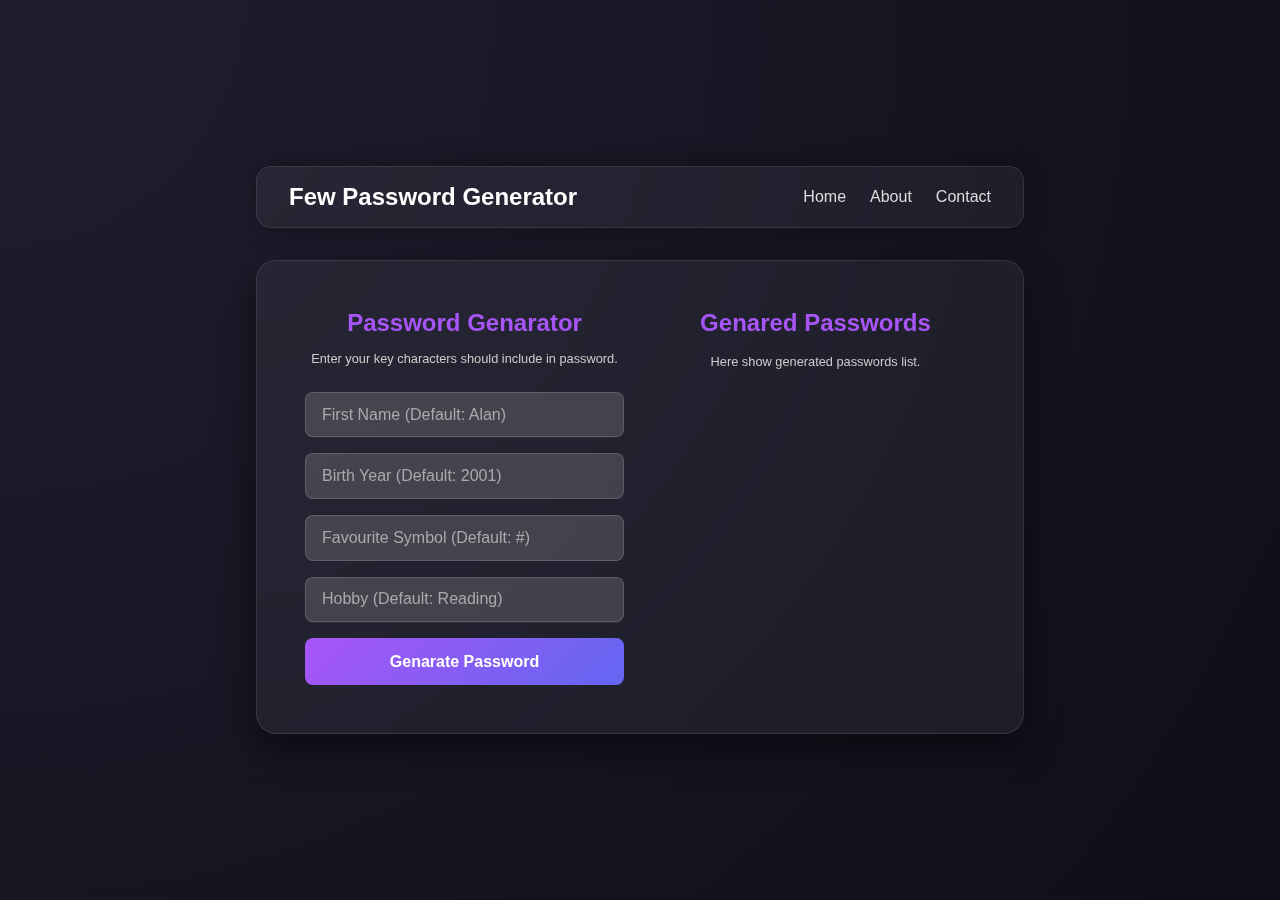
<file: index.html>
<!DOCTYPE html>
<html lang="en">
<head>
    <meta charset="UTF-8">
    <meta name="viewport" content="width=device-width, initial-scale=1.0">
    <title>Few Password Generator</title>
    <link rel="stylesheet" href="styles.css">
</head>
<body>
    <header>
        <!-- Navigation Bar -->
        <nav>
            <h1>Few Password Generator</h1>
            <ul>
                <li><a href="index.html">Home</a></li>
                <li><a href="pages/about.html">About</a></li>
                <li><a href="contact.html">Contact</a></li>
            </ul>
        </nav>
        <!-- Hero Section -->
        <section class="hero">
            <!-- Left section contain user input -->
            <div class="left">
                <h2>Password Genarator</h2>
                <p>Enter your key characters should include in password.</p>
                <form id="">
                    <input type="text" id="name" placeholder="First Name (Default: Alan)">
                    <input type="number" id="birthyear" placeholder="Birth Year (Default: 2001)" min="1950" max="2025">
                    <input type="text" id="symbol" placeholder="Favourite Symbol (Default: #)">
                    <input type="text" id="hobby" placeholder="Hobby (Default: Reading)">
                    <button type="button" onclick="generatePassword()">Genarate Password</button>
                </form>
            </div>

            <!-- Right section contain output -->
            <div class="right">
                <h2>Genared Passwords</h2>
                <p>Here show generated passwords list.</p>
                <ul class="output"></ul>
            </div>
        </section>
    </header>

    <!-- Import JavaScript File -->
    <script src="function.js"></script>
</body>
</html>
</file>
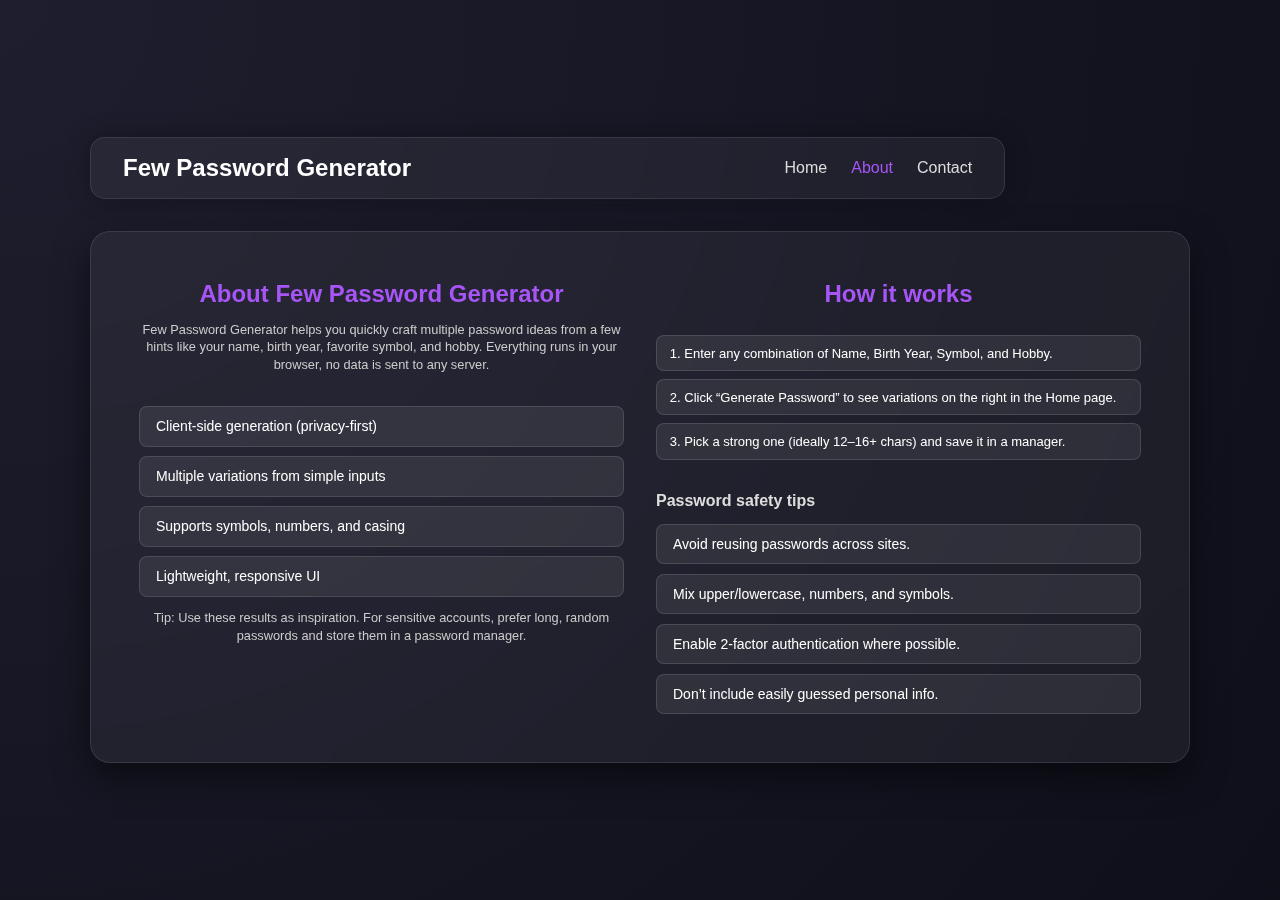
<file: pages/about.html>
<!DOCTYPE html>
<html lang="en">
<head>
  <meta charset="UTF-8" />
  <meta name="viewport" content="width=device-width, initial-scale=1.0"/>
  <title>About • Few Password Generator</title>
  <link rel="stylesheet" href="../styles.css"/>
  <link rel="stylesheet" href="../styles/about.css"/>
</head>
<body>
  <header>
    <!-- Navigation Bar -->
    <nav>
      <h1>Few Password Generator</h1>
      <ul>
        <li><a href="../index.html">Home</a></li>
        <li><a class="active" aria-current="page" href="about.html">About</a></li>
        <li><a href="contact.html">Contact</a></li>
      </ul>
    </nav>

    <!-- About Content -->
    <section class="hero">
      <!-- Left: About -->
      <div class="left">
        <h2>About Few Password Generator</h2>
        <p class="about-intro">
          Few Password Generator helps you quickly craft multiple password ideas from a few hints
          like your name, birth year, favorite symbol, and hobby. Everything runs in your browser, 
          no data is sent to any server.
        </p>

        <ul class="card-list">
          <li>Client‑side generation (privacy‑first)</li>
          <li>Multiple variations from simple inputs</li>
          <li>Supports symbols, numbers, and casing</li>
          <li>Lightweight, responsive UI</li>
        </ul>

        <p class="note">Tip: Use these results as inspiration. For sensitive accounts, prefer long, random passwords and store them in a password manager.</p>
      </div>

      <!-- Right: How it works + Tips -->
      <div class="right">
        <h2>How it works</h2>
        <ol class="step-list">
          <li>Enter any combination of Name, Birth Year, Symbol, and Hobby.</li>
          <li>Click “Generate Password” to see variations on the right in the Home page.</li>
          <li>Pick a strong one (ideally 12–16+ chars) and save it in a manager.</li>
        </ol>

        <h3 class="subhead">Password safety tips</h3>
        <ul class="card-list">
          <li>Avoid reusing passwords across sites.</li>
          <li>Mix upper/lowercase, numbers, and symbols.</li>
          <li>Enable 2‑factor authentication where possible.</li>
          <li>Don’t include easily guessed personal info.</li>
        </ul>
      </div>
    </section>
  </header>
</body>
</html>
</file>
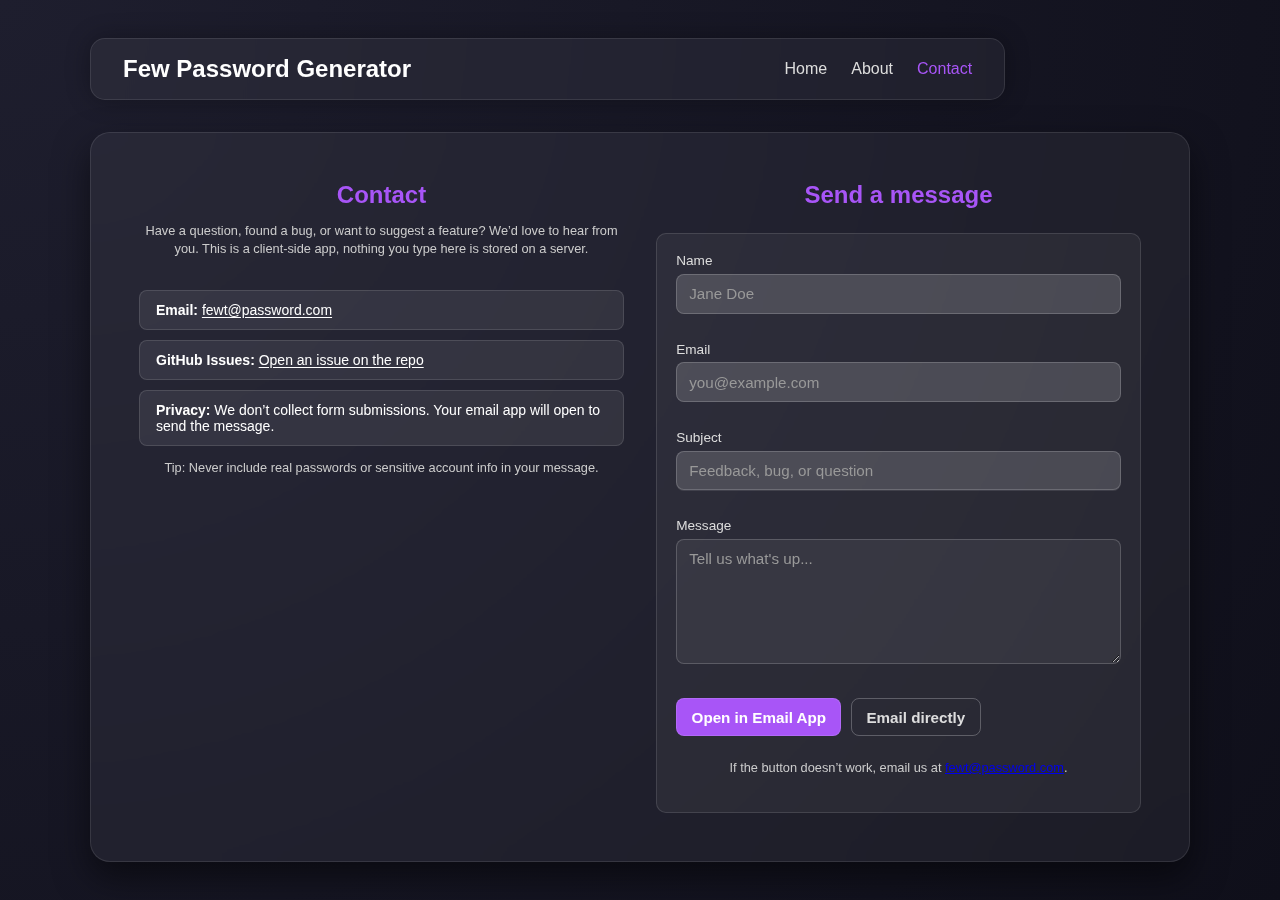
<file: pages/contact.html>
<!DOCTYPE html>
<html lang="en">
<head>
  <meta charset="UTF-8" />
  <meta name="viewport" content="width=device-width, initial-scale=1.0"/>
  <title>Contact • Few Password Generator</title>
  <link rel="stylesheet" href="../styles.css"/>
  <link rel="stylesheet" href="../styles/contact.css"/>
</head>
<body>
  <header>
    <!-- Navigation Bar -->
    <nav>
      <h1>Few Password Generator</h1>
      <ul>
        <li><a href="../index.html">Home</a></li>
        <li><a href="about.html">About</a></li>
        <li><a class="active" aria-current="page" href="contact.html">Contact</a></li>
      </ul>
    </nav>

    <!-- Contact Content -->
    <section class="hero">
      <!-- Left: Contact Options -->
      <div class="left">
        <h2>Contact</h2>
        <p class="contact-intro">
          Have a question, found a bug, or want to suggest a feature? We’d love to hear from you.
          This is a client‑side app,  nothing you type here is stored on a server.
        </p>

        <ul class="card-list">
          <li>
            <strong>Email:</strong>
            <a href="mailto:fewt@password.com">fewt@password.com</a>
          </li>
          <li>
            <strong>GitHub Issues:</strong>
            <a href="https://github.com/yourname/few-password-generator/issues" target="_blank" rel="noopener">
              Open an issue on the repo
            </a>
          </li>
          <li>
            <strong>Privacy:</strong> We don’t collect form submissions. Your email app will open to send the message.
          </li>
        </ul>

        <p class="note">
          Tip: Never include real passwords or sensitive account info in your message.
        </p>
      </div>

      <!-- Right: Form -->
      <div class="right">
        <h2>Send a message</h2>
        <form
          class="contact-form"
          action="mailto:hello@example.com?subject=Feedback%20on%20Few%20Password%20Generator"
          method="POST"
          enctype="text/plain"
        >
          <div class="form-row">
            <label for="name">Name</label>
            <input id="name" name="Name" type="text" placeholder="Jane Doe" autocomplete="name" required />
          </div>

          <div class="form-row">
            <label for="email">Email</label>
            <input id="email" name="Email" type="email" placeholder="you@example.com" autocomplete="email" required />
          </div>

          <div class="form-row">
            <label for="topic">Subject</label>
            <input id="topic" name="Subject" type="text" placeholder="Feedback, bug, or question" />
          </div>

          <div class="form-row">
            <label for="message">Message</label>
            <textarea id="message" name="Message" rows="6" placeholder="Tell us what's up..." required></textarea>
          </div>

          <div class="form-actions">
            <button type="submit" class="btn primary">Open in Email App</button>
            <a class="btn ghost" href="mailto:hello@example.com">Email directly</a>
          </div>

          <p class="fine-print">
            If the button doesn’t work, email us at
            <a href="mailto:fewt@password.com">fewt@password.com</a>.
          </p>
        </form>
      </div>
    </section>
  </header>
</body>
</html>
</file>
<file: styles.css>
/* GLOBAL STYLES */
* {
  margin: 0;
  padding: 0;
  box-sizing: border-box;
  font-family: "Poppins", sans-serif;
}

body {
  background: radial-gradient(circle at top left, #1e1e2e, #0f0f1a);
  min-height: 100vh;
  display: flex;
  justify-content: center;
  align-items: center;
  padding: 2rem;
  color: #fff;
  overflow-x: hidden;
}

/* NAVIGATION BAR */
nav {
  width: 60vw;
  max-width: 1200px;
  margin-bottom: 2rem;
  padding: 1rem 2rem;
  display: flex;
  justify-content: space-between;
  align-items: center;
  border-radius: 15px;
  background: rgba(255, 255, 255, 0.05);
  backdrop-filter: blur(12px);
  border: 1px solid rgba(255, 255, 255, 0.1);
  box-shadow: 0 0 25px rgba(0,0,0,0.3);
}

nav h1 {
  font-size: 1.5rem;
  font-weight: 600;
  color: #fff;
}

nav ul {
  display: flex;
  gap: 1.5rem;
  list-style: none;
}

nav a {
  text-decoration: none;
  font-weight: 500;
  color: #ddd;
  position: relative;
  transition: color 0.3s ease;
}

nav a:hover {
  color: #a855f7;
}

/* HERO CONTAINER */
.hero {
  display: flex;
  width: 100%;
  max-width: 1100px;
  background: rgba(255, 255, 255, 0.05);
  border-radius: 20px;
  padding: 3rem;
  backdrop-filter: blur(18px);
  border: 1px solid rgba(255,255,255,0.1);
  box-shadow: 0 15px 35px rgba(0,0,0,0.5);
  gap: 2rem;
  flex-wrap: wrap;
}

/* LEFT SIDE BOX */
.left {
  flex: 1 1 45%;
  display: flex;
  flex-direction: column;
}

.left h2 {
  text-align: center;
  font-size: 1.5rem;
  font-weight: 600;
  margin-bottom: 0.8rem;
  color: #a855f7;
}

.left p {
  font-size: 0.8rem;
  margin-bottom: 1.5rem;
  color: #ccc;
  line-height: 1.4;
  text-align: center;
}

form {
  display: flex;
  flex-direction: column;
  gap: 1rem;
}

input {
  padding: 0.8rem 1rem;
  border-radius: 8px;
  border: none;
  outline: none;
  font-size: 1rem;
  background: rgba(255, 255, 255, 0.1);
  color: #fff;
  backdrop-filter: blur(8px);
  border: 1px solid rgba(255,255,255,0.15);
  transition: all 0.3s ease;
}

/* Hide default arrows in most browsers */
input[type=number]::-webkit-inner-spin-button, 
input[type=number]::-webkit-outer-spin-button {
  -webkit-appearance: none;
  margin: 0;
}

input[type=number] {
  -moz-appearance: textfield;
}

input::placeholder {
  color: #aaa;
}

input:focus {
  border: 1px solid #a855f7;
  box-shadow: 0 0 10px #a855f7;
}

/* BUTTON STYLES */
button {
  padding: 0.9rem;
  border: none;
  border-radius: 8px;
  font-size: 1rem;
  font-weight: bold;
  cursor: pointer;
  background: linear-gradient(135deg, #a855f7, #6366f1);
  color: #fff;
  transition: all 0.3s ease;
}

button:hover {
  transform: translateY(-2px) scale(1.03);
  box-shadow: 0 8px 20px rgba(168,85,247,0.5);
}

/* RIGHT SIDE BOX */
.right {
  flex: 1 1 45%;
  display: flex;
  flex-direction: column;
}

.right h2 {
  font-size: 1.5rem;
  margin-bottom: 1rem;
  color: #a855f7;
  text-align: center;
}

.right p {
  font-size: 0.8rem;
  margin-bottom: 1rem;
  color: #ccc;
  line-height: 1.4;
  text-align: center;
}

.output {
  list-style: none;
  width: 100%;
  padding: 0;
}

.output li {
  background: rgba(255,255,255,0.08);
  border-radius: 6px;
  padding: 0.7rem 1rem;
  margin-top: 0.5rem;
  font-weight: 500;
  letter-spacing: 1px;
  animation: fadeIn 0.5s ease forwards;
}

/* ANIMATION */
@keyframes fadeIn {
  from { opacity: 0; transform: translateY(10px); }
  to { opacity: 1; transform: translateY(0); }
}

/* RESPONSIVE */
@media (max-width: 768px) {
  .hero {
    flex-direction: column;
    padding: 2rem;
  }
  .left, .right {
    flex: 1 1 100%;
  }
}
</file>
<file: styles/about.css>
nav {
    width: 71.5vw;
}
/* Highlight active nav item */
nav a.active,
nav a[aria-current="page"] {
  color: #a855f7;
}

/* About intro paragraph */
.about-intro {
  font-size: 0.9rem;
  color: #ddd;
  margin-bottom: 1rem;
}

/* Reusable card-like lists */
.card-list {
  list-style: none;
  padding: 0;
  display: grid;
  gap: 0.6rem;
  margin-top: 0.5rem;
}

.card-list li {
  background: rgba(255,255,255,0.08);
  border-radius: 8px;
  border: 1px solid rgba(255,255,255,0.12);
  padding: 0.7rem 1rem;
  font-size: 14px;
}

/* Two-column layout on larger screens */
.two-col {
  grid-template-columns: 1fr;
}

@media (min-width: 768px) {
  .two-col {
    grid-template-columns: 1fr 1fr;
  }
}

/* Ordered steps with boxed items */
.step-list {
  list-style: decimal;
  list-style-position: inside;
  margin: 0.2rem 0 1rem 0;
  padding: 0;
}

.step-list li {
  background: rgba(255,255,255,0.08);
  border-radius: 8px;
  border: 1px solid rgba(255,255,255,0.12);
  padding: 0.6rem 0.8rem;
  margin-top: 0.5rem;
  font-size: 13px;
}

/* Subhead inside the right column */
.subhead {
  font-size: 1rem;
  font-weight: 600;
  color: #ddd;
  margin: 1rem 0 0.4rem;
}

/* Small note text */
.note {
  margin-top: 0.8rem;
  color: #bbb;
  font-size: 0.8rem;
  line-height: 1.5;
}
</file>
<file: styles/contact.css>
/* Contact page additions. Keep styles light to piggyback on styles.css */

nav {
  width: 71.5vw;
}

/* Highlight active nav item */
nav a.active,
nav a[aria-current="page"] {
  color: #a855f7;
}

/* Intro paragraph */
.contact-intro {
  font-size: 0.9rem;
  color: #ddd;
  margin-bottom: 1rem;
}

/* Reusable card-like lists (copied to match About page look) */
.card-list {
  list-style: none;
  padding: 0;
  display: grid;
  gap: 0.6rem;
  margin-top: 0.5rem;
}
.card-list li {
  background: rgba(255,255,255,0.08);
  border-radius: 8px;
  border: 1px solid rgba(255,255,255,0.12);
  padding: 0.7rem 1rem;
  font-size: 14px;
}
.card-list a {
  color: #fff;
  text-decoration: underline;
  text-underline-offset: 2px;
}

/* Small note text */
.note {
  margin-top: 0.8rem;
  color: #bbb;
  font-size: 0.8rem;
  line-height: 1.5;
}

/* Contact form */
.contact-form {
  margin-top: 0.5rem;
  background: rgba(255,255,255,0.05);
  border: 1px solid rgba(255,255,255,0.12);
  border-radius: 10px;
  padding: 1rem;
}

.form-row {
  display: flex;
  flex-direction: column;
  gap: 0.35rem;
  margin-bottom: 0.75rem;
}

.contact-form label {
  font-size: 0.85rem;
  color: #ddd;
}

.contact-form input,
.contact-form textarea {
  background: rgba(255,255,255,0.06);
  border: 1px solid rgba(255,255,255,0.18);
  border-radius: 8px;
  padding: 0.65rem 0.75rem;
  color: #fff;
  font-size: 0.95rem;
}

.contact-form input::placeholder,
.contact-form textarea::placeholder {
  color: #999;
}

.contact-form input:focus,
.contact-form textarea:focus {
  outline: 2px solid #a855f7;
  outline-offset: 0;
  border-color: transparent;
}

/* Actions */
.form-actions {
  display: flex;
  flex-wrap: wrap;
  gap: 0.6rem;
  align-items: center;
  margin-top: 0.4rem;
}

.btn {
  display: inline-flex;
  align-items: center;
  justify-content: center;
  gap: 0.4rem;
  padding: 0.6rem 0.9rem;
  border-radius: 8px;
  font-weight: 600;
  font-size: 0.95rem;
  text-decoration: none;
}

.btn.primary {
  background: #a855f7;
  color: #fff;
  border: 1px solid rgba(255,255,255,0.12);
}

.btn.primary:hover {
  filter: brightness(1.05);
}

.btn.ghost {
  background: transparent;
  color: #ddd;
  border: 1px solid rgba(255,255,255,0.25);
}

.btn.ghost:hover {
  background: rgba(255,255,255,0.06);
}

.fine-print {
  margin-top: 0.4rem;
  color: #bbb;
  font-size: 0.8rem;
  line-height: 1.5;
}

/* Optional: tighten spacing on wider screens */
@media (min-width: 768px) {
  .contact-form {
    padding: 1.2rem;
  }
}
</file>
